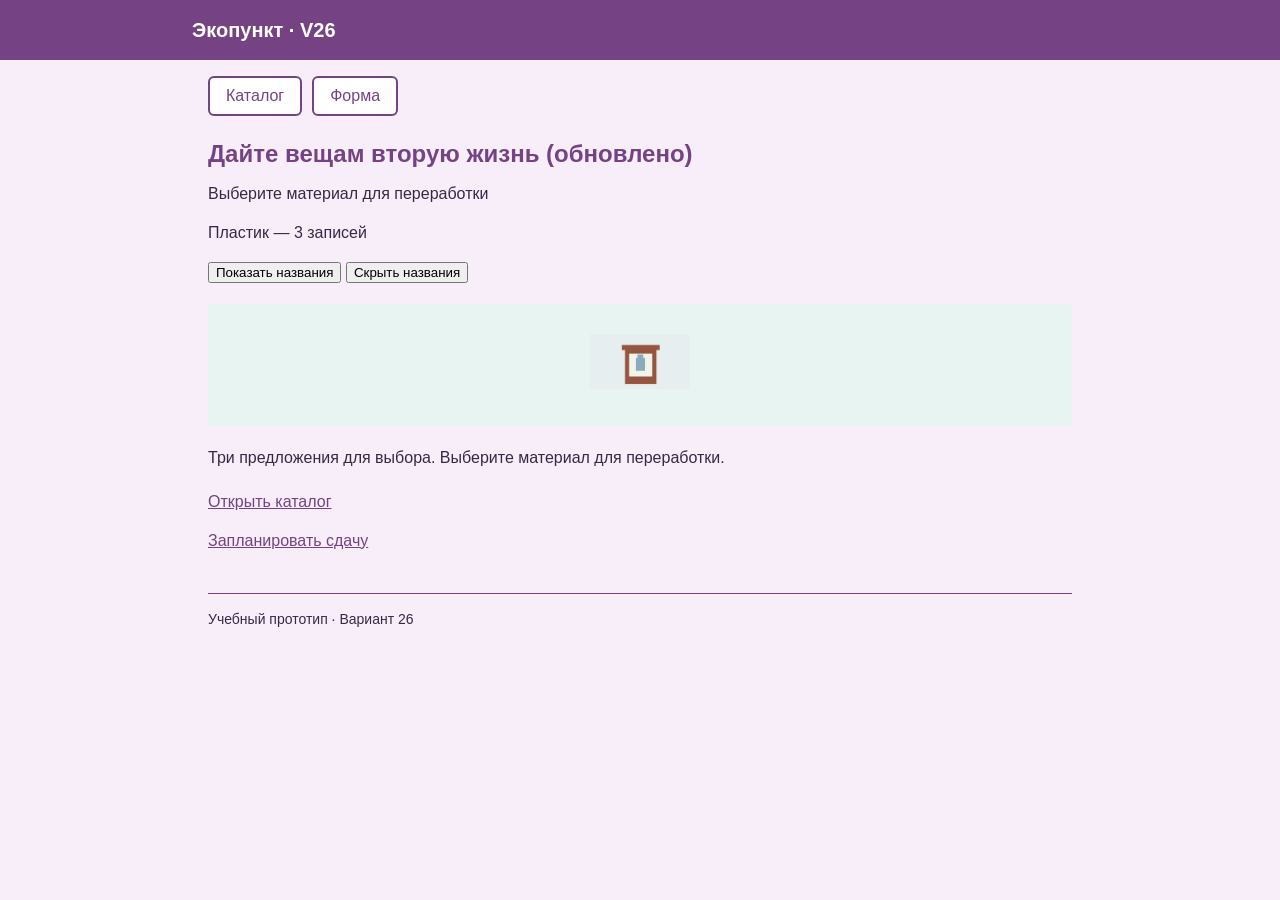
<file: S7-main/index.html>
<!DOCTYPE html>
<html lang="ru">
<head>
  <meta charset="UTF-8">
  <meta name="viewport" content="width=device-width, initial-scale=1.0">
  <title>Экопункт · V26 — Главная</title>
  <link rel="stylesheet" href="style.css">
  <!-- Добавлено для PWA -->
  <link rel="manifest" href="manifest.webmanifest">
  <meta name="theme-color" content="#24547a">
</head>
<body>
  <header>
    <p>Экопункт · V26</p>
  </header>

  <main class="page">
    <nav>
      <a href="catalog.html">Каталог</a>
      <a href="form.html">Форма</a>
    </nav>

    <h1>Дайте вещам вторую жизнь (обновлено)</h1>
    <p>Выберите материал для переработки</p>

    <!-- Шаг 3: Абзац для статуса и счетчика -->
    <p id="status" role="status"></p>

    <!-- Шаг 5 + Доп. заданыие 1: Кнопки и список -->
    <button id="show-names" type="button">Показать названия</button>
    <button id="hide-names" type="button">Скрыть названия</button>
    <ul id="names"></ul>

    <div class="hero-image">
      <img src="images/item1.png" alt="Пластик">
    </div>

    <p>Три предложения для выбора. Выберите материал для переработки.</p>

    <div class="main-actions">
      <a href="catalog.html">Открыть каталог</a>
      <a href="form.html">Запланировать сдачу</a>
    </div>

    <footer>
      <p>Учебный прототип · Вариант 26</p>
    </footer>
  </main>

  <script src="catalog.js" defer></script>
</body>
</html>
</file>
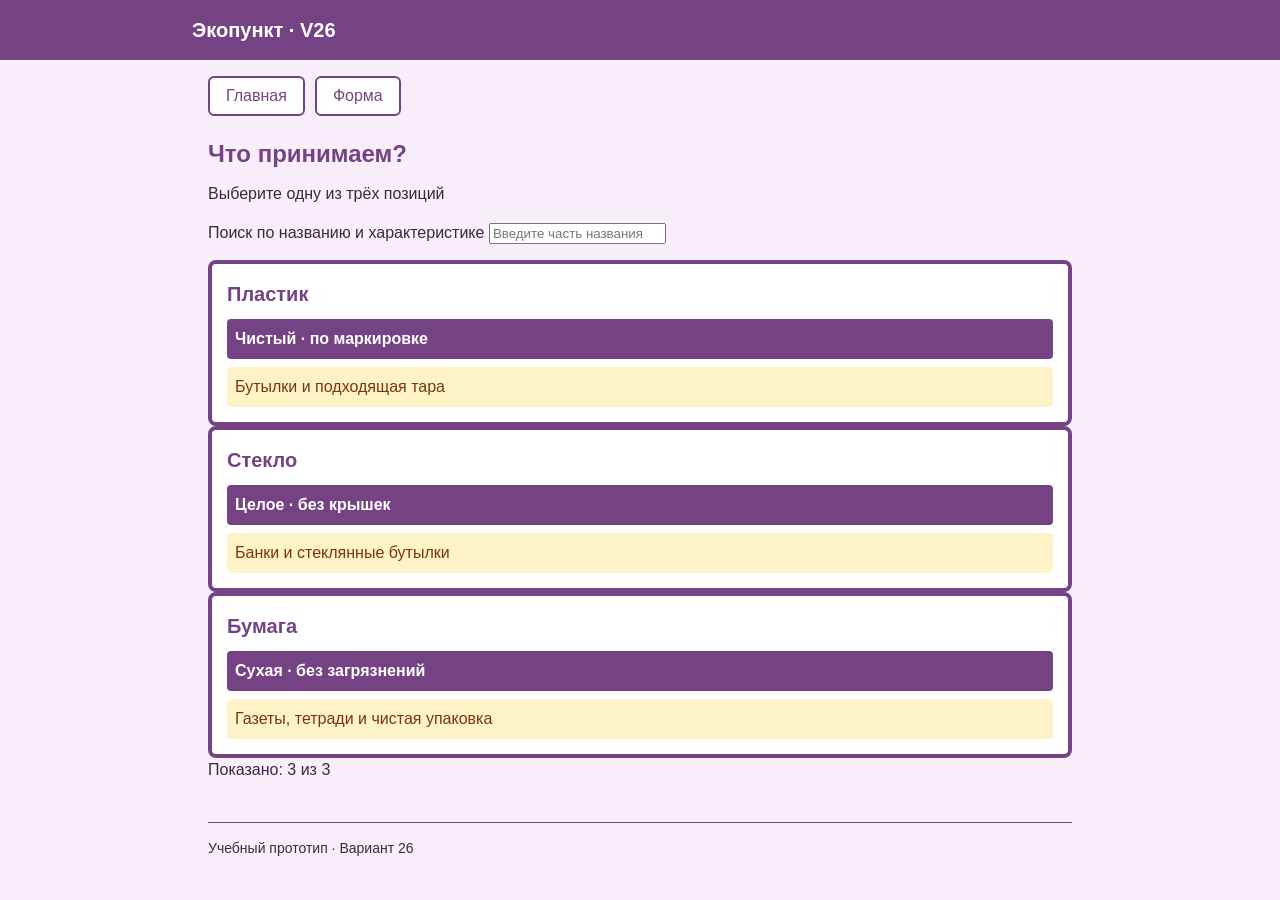
<file: S7-main/catalog.html>
<!DOCTYPE html>
<html lang="ru">
<head>
  <meta charset="UTF-8">
  <meta name="viewport" content="width=device-width, initial-scale=1.0">
  <title>Экопункт · V26 — Каталог</title>
  <link rel="stylesheet" href="style.css">
  <!-- Добавлено для PWA -->
  <link rel="manifest" href="manifest.webmanifest">
  <meta name="theme-color" content="#24547a">
</head>
<body>
  <header>
    <p>Экопункт · V26</p>
  </header>

  <main class="page">
    <nav>
      <a href="index.html">Главная</a>
      <a href="form.html">Форма</a>
    </nav>

    <h1>Что принимаем?</h1>
    <p>Выберите одну из трёх позиций</p>

    <!-- Поле поиска и контейнер для карточек -->
    <p>
      <label for="search">Поиск по названию и характеристике</label>
      <input id="search" type="search" placeholder="Введите часть названия">
    </p>
    <div id="catalog-list" class="products"></div>
    <p id="status" role="status"></p>

    <footer>
      <p>Учебный прототип · Вариант 26</p>
    </footer>
  </main>

  <!-- Подключаем скрипт только для страницы каталога -->
  <script src="catalog-page.js" defer></script>
</body>
</html>
</file>
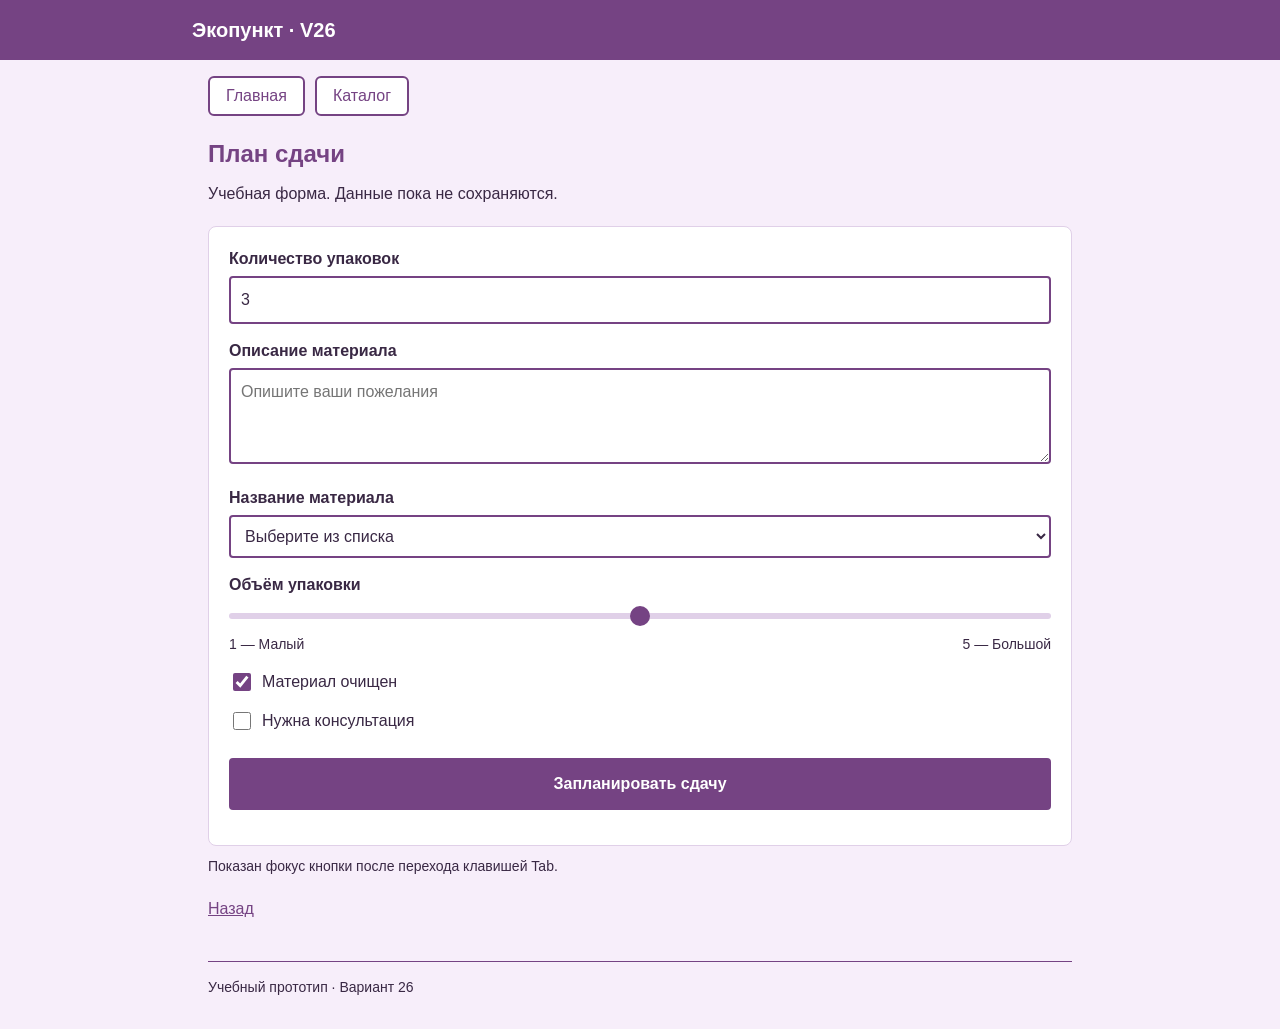
<file: S7-main/form.html>
<!DOCTYPE html>
<html lang="ru">
<head>
  <meta charset="UTF-8">
  <meta name="viewport" content="width=device-width, initial-scale=1.0">
  <title>Экопункт · V26 — План сдачи</title>
  <link rel="stylesheet" href="style.css">
  <!-- Добавлено для PWA -->
  <link rel="manifest" href="manifest.webmanifest">
  <meta name="theme-color" content="#24547a">
</head>
<body>
  <header>
    <p>Экопункт · V26</p>
  </header>

  <main class="page">
    <nav>
      <a href="index.html">Главная</a>
      <a href="catalog.html">Каталог</a>
    </nav>

    <h1>План сдачи</h1>
    <p>Учебная форма. Данные пока не сохраняются.</p>

    <form class="request-form" action="form.html" method="get">
      <div class="form-group">
        <label for="packs">Количество упаковок</label>
        <!-- В лекции для количества используется id="quantity", переименуем для точного соответствия -->
        <input type="number" id="quantity" name="quantity" min="1" step="1" value="3" required>
      </div>

      <div class="form-group">
        <label for="note">Описание материала</label>
        <textarea id="note" name="note" rows="3" placeholder="Опишите ваши пожелания"></textarea>
      </div>

      <div class="form-group">
        <label for="material">Название материала</label>
        <!-- В лекции для списка используется id="item" -->
        <select id="item" name="item" required>
          <option value="">Выберите из списка</option>
          <option value="plastic">Пластик</option>
          <option value="glass">Стекло</option>
          <option value="paper">Бумага</option>
        </select>
      </div>

      <div class="form-group">
        <label for="volume">Объём упаковки</label>
        <input type="range" id="volume" name="volume" min="1" max="5" value="3">
        <div class="range-labels">
          <span>1 — Малый</span>
          <span>5 — Большой</span>
        </div>
      </div>

      <div class="checkbox-group">
        <input type="checkbox" id="clean" name="clean" checked>
        <label for="clean">Материал очищен</label>
      </div>

      <div class="checkbox-group">
        <input type="checkbox" id="consult" name="consult">
        <label for="consult">Нужна консультация</label>
      </div>

      <button type="submit">Запланировать сдачу</button>

      <!-- Шаг 1: Абзац для результата после кнопки -->
      <p id="result" role="status" aria-live="polite"></p>
    </form>

    <p class="hint-text">Показан фокус кнопки после перехода клавишей Tab.</p>
    <p><a href="index.html">Назад</a></p>

    <footer>
      <p>Учебный прототип · Вариант 26</p>
    </footer>
  </main>

  <!-- Шаг 2: Подключение скрипта -->
  <script src="form.js" defer></script>
</body>
</html>
</file>
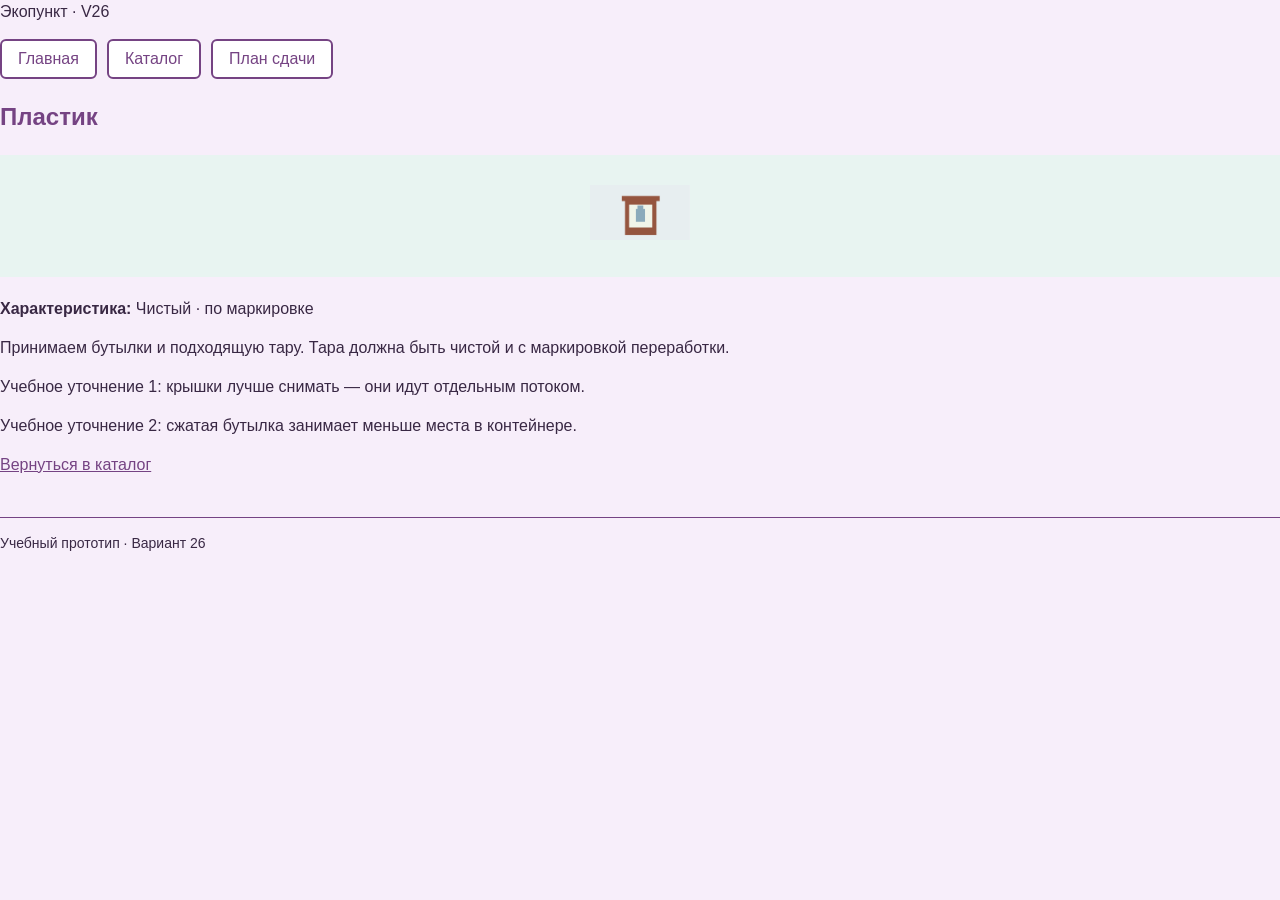
<file: S7-main/item.html>
<!DOCTYPE html>
<html lang="ru">
<head>
  <meta charset="UTF-8">
  <meta name="viewport" content="width=device-width, initial-scale=1.0">
  <title>Пластик — Экопункт · V26</title>
  <link rel="stylesheet" href="style.css">
</head>
<body>
  <div class="top-bar">
    <p>Экопункт · V26</p>
  </div>

  <div class="container">
    <nav>
      <a href="index.html">Главная</a>
      <a href="catalog.html">Каталог</a>
      <a href="form.html">План сдачи</a>
    </nav>

    <main>
      <h1>Пластик</h1>
      
      <div class="hero-image">
        <img src="images/item1.png" alt="Пластик">
      </div>

      <p><strong>Характеристика:</strong> Чистый · по маркировке</p>

      <p>Принимаем бутылки и подходящую тару. Тара должна быть чистой и с маркировкой переработки.</p>
      <p>Учебное уточнение 1: крышки лучше снимать — они идут отдельным потоком.</p>
      <p>Учебное уточнение 2: сжатая бутылка занимает меньше места в контейнере.</p>

      <p><a href="catalog.html">Вернуться в каталог</a></p>
    </main>

    <footer>
      <p>Учебный прототип · Вариант 26</p>
    </footer>
  </div>
</body>
</html>
</file>
<file: S7-main/style.css>
/* --- Базовое --- */
* { box-sizing: border-box; }

body {
  font-family: Arial, sans-serif;
  font-size: 16px;
  line-height: 1.5;
  margin: 0;
  background: #F7EEFA;
  color: #392844;
}

/* --- Шапка --- */
header {
  background: #754383;
  color: #FFFFFF;
  padding: 15px 20px;
}

header p {
  margin: 0 auto;
  max-width: 56rem;
  font-size: 20px;
  font-weight: bold;
}

/* --- Основная часть --- */
main.page {
  width: 92%;
  max-width: 56rem;
  margin: 0 auto;
  padding: 1rem;
}

/* --- Меню --- */
nav {
  display: flex;
  flex-wrap: wrap;
  gap: 10px;
  margin-bottom: 20px;
}

nav a {
  display: inline-block;
  padding: 6px 16px;
  background: #FFFFFF;
  color: #754383;
  border: 2px solid #754383;
  border-radius: 6px;
  text-decoration: none;
  font-size: 16px;
}

nav a:hover {
  background: #754383;
  color: #FFFFFF;
}

/* --- Заголовки и текст --- */
h1 {
  color: #754383;
  font-size: 24px;
  margin-top: 0;
  margin-bottom: 10px;
}

h2 {
  color: #754383;
  font-size: 20px;
  margin-top: 0;
  margin-bottom: 10px;
}

p {
  margin-top: 0;
  margin-bottom: 15px;
}

a {
  color: #754383;
  text-decoration: underline;
}

/* --- Картинка на главной --- */
.hero-image {
  background: #E8F4F1;
  padding: 30px;
  text-align: center;
  margin: 20px 0;
}

.hero-image img {
  max-width: 100px;
  height: auto;
}

/* --- Ссылки на главной --- */
.main-actions {
  display: flex;
  flex-direction: column;
  align-items: flex-start;
  gap: 15px;
  margin-top: 20px;
  margin-bottom: 40px;
}

.main-actions a {
  color: #754383;
  font-size: 16px;
  text-decoration: underline;
}

.main-actions a:hover {
  text-decoration: none;
}

/* --- Каталог: Flexbox --- */
.catalog {
  display: flex;
  flex-wrap: wrap;
  gap: 20px;
}

.card {
  background: #FFFFFF;
  border: 4px solid #754383;
  border-radius: 0.5rem;
  padding: 15px;
  flex: 1 1 100%;
}

.card-image-wrapper {
  background: #E8F4F1;
  padding: 20px;
  text-align: center;
  margin: 15px 0;
}

.card img {
  max-width: 100px;
  height: auto;
  display: block;
  margin: 0 auto;
}

.card .specs {
  background: #754383;
  color: #FFFFFF;
  padding: 0.5rem;
  font-weight: bold;
  border-radius: 4px;
  margin-bottom: 8px;
}

.card .description {
  background: #FEF3C7;
  color: #78350F;
  padding: 0.5rem;
  border-radius: 4px;
  margin-bottom: 0;
}

/* --- 768 px и шире: две карточки в ряд, третья внизу --- */
@media (min-width: 768px) {
  .card {
    flex: 0 0 calc(50% - 10px);
  }
  .card:nth-child(3) {
    flex: 0 0 100%;
  }
}

/* --- Форма --- */
.request-form {
  background: #FFFFFF;
  padding: 20px;
  border-radius: 8px;
  border: 1px solid #E0D0E8;
  margin-top: 20px;
}

.form-group {
  margin-bottom: 15px;
}

.form-group label {
  display: block;
  font-weight: bold;
  margin-bottom: 5px;
}

input[type="number"],
textarea,
select {
  font: inherit;
  padding: 10px;
  border: 2px solid #754383;
  border-radius: 4px;
  background: #FFFFFF;
  color: #392844;
  width: 100%;
}

/* --- Ползунок --- */
input[type="range"] {
  -webkit-appearance: none;
  width: 100%;
  background: transparent;
  margin: 10px 0;
}

input[type="range"]:focus {
  outline: none;
}

input[type="range"]::-webkit-slider-runnable-track {
  width: 100%;
  height: 6px;
  cursor: pointer;
  background: #E0D0E8;
  border-radius: 3px;
}

input[type="range"]::-webkit-slider-thumb {
  height: 20px;
  width: 20px;
  border-radius: 50%;
  background: #754383;
  cursor: pointer;
  -webkit-appearance: none;
  margin-top: -7px;
}

input[type="range"]::-moz-range-track {
  width: 100%;
  height: 6px;
  cursor: pointer;
  background: #E0D0E8;
  border-radius: 3px;
}

input[type="range"]::-moz-range-thumb {
  height: 20px;
  width: 20px;
  border-radius: 50%;
  background: #754383;
  cursor: pointer;
  border: none;
}

.range-labels {
  display: flex;
  justify-content: space-between;
  font-size: 14px;
  color: #392844;
  margin-top: 5px;
}

/* --- Чекбоксы --- */
.checkbox-group {
  display: flex;
  align-items: center;
  gap: 8px;
  margin-bottom: 15px;
}

.checkbox-group input[type="checkbox"] {
  width: 18px;
  height: 18px;
  accent-color: #754383;
}

.checkbox-group label {
  margin: 0;
  font-weight: normal;
}

/* --- Кнопка --- */
.request-form button {
  background: #754383;
  border: 2px solid #754383;
  color: #FFFFFF;
  padding: 12px 20px;
  border-radius: 4px;
  font: inherit;
  font-weight: bold;
  cursor: pointer;
  width: 100%;
  margin-top: 10px;
}

.request-form button:hover {
  background: #5a3265;
  border-color: #5a3265;
}

/* --- Фокус --- */
a:focus-visible,
input:focus-visible,
select:focus-visible,
textarea:focus-visible,
button:focus-visible {
  outline: 3px solid #C2410C;
  outline-offset: 3px;
}

/* --- Подвал --- */
footer {
  margin-top: 40px;
  padding-top: 15px;
  font-size: 14px;
  color: #392844;
  border-top: 1px solid #754383;
}

/* --- Подсказка --- */
.hint-text {
  font-size: 14px;
  color: #392844;
  margin-top: 10px;
  margin-bottom: 20px;
}
</file>
